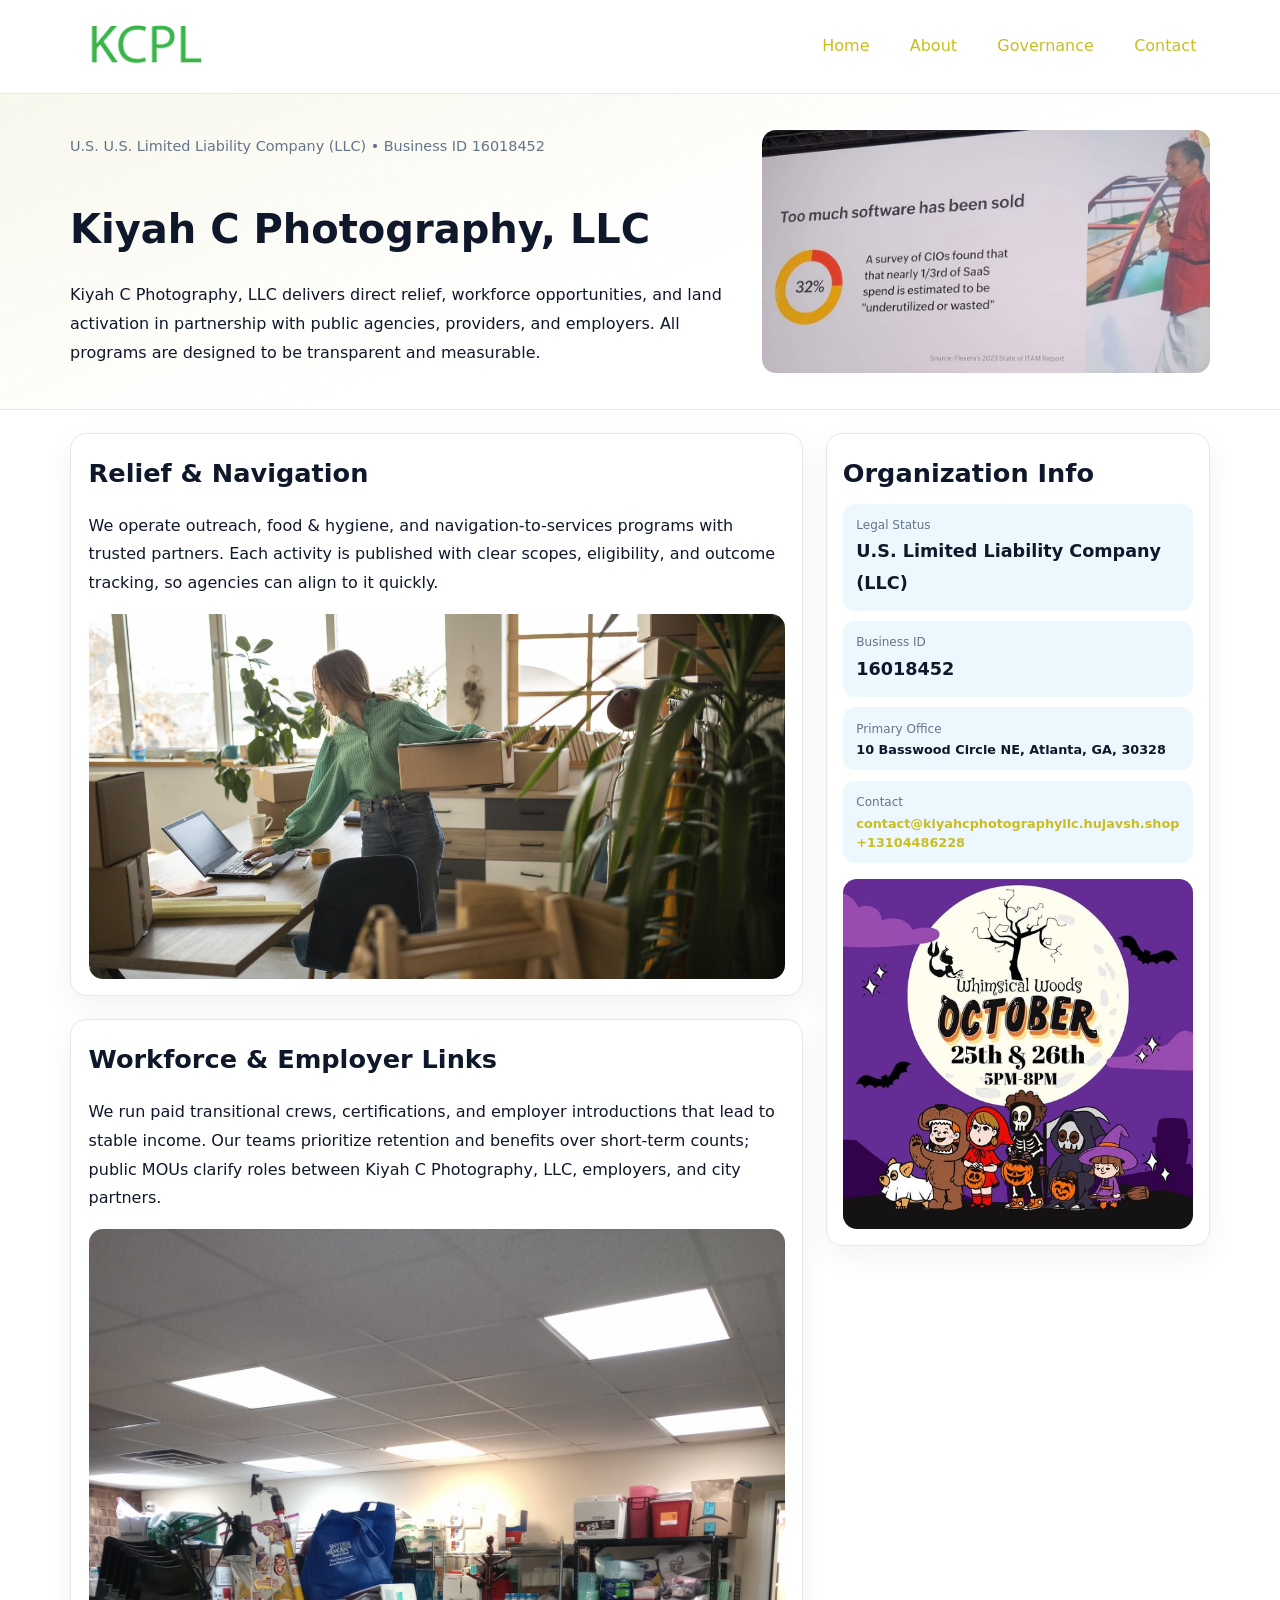
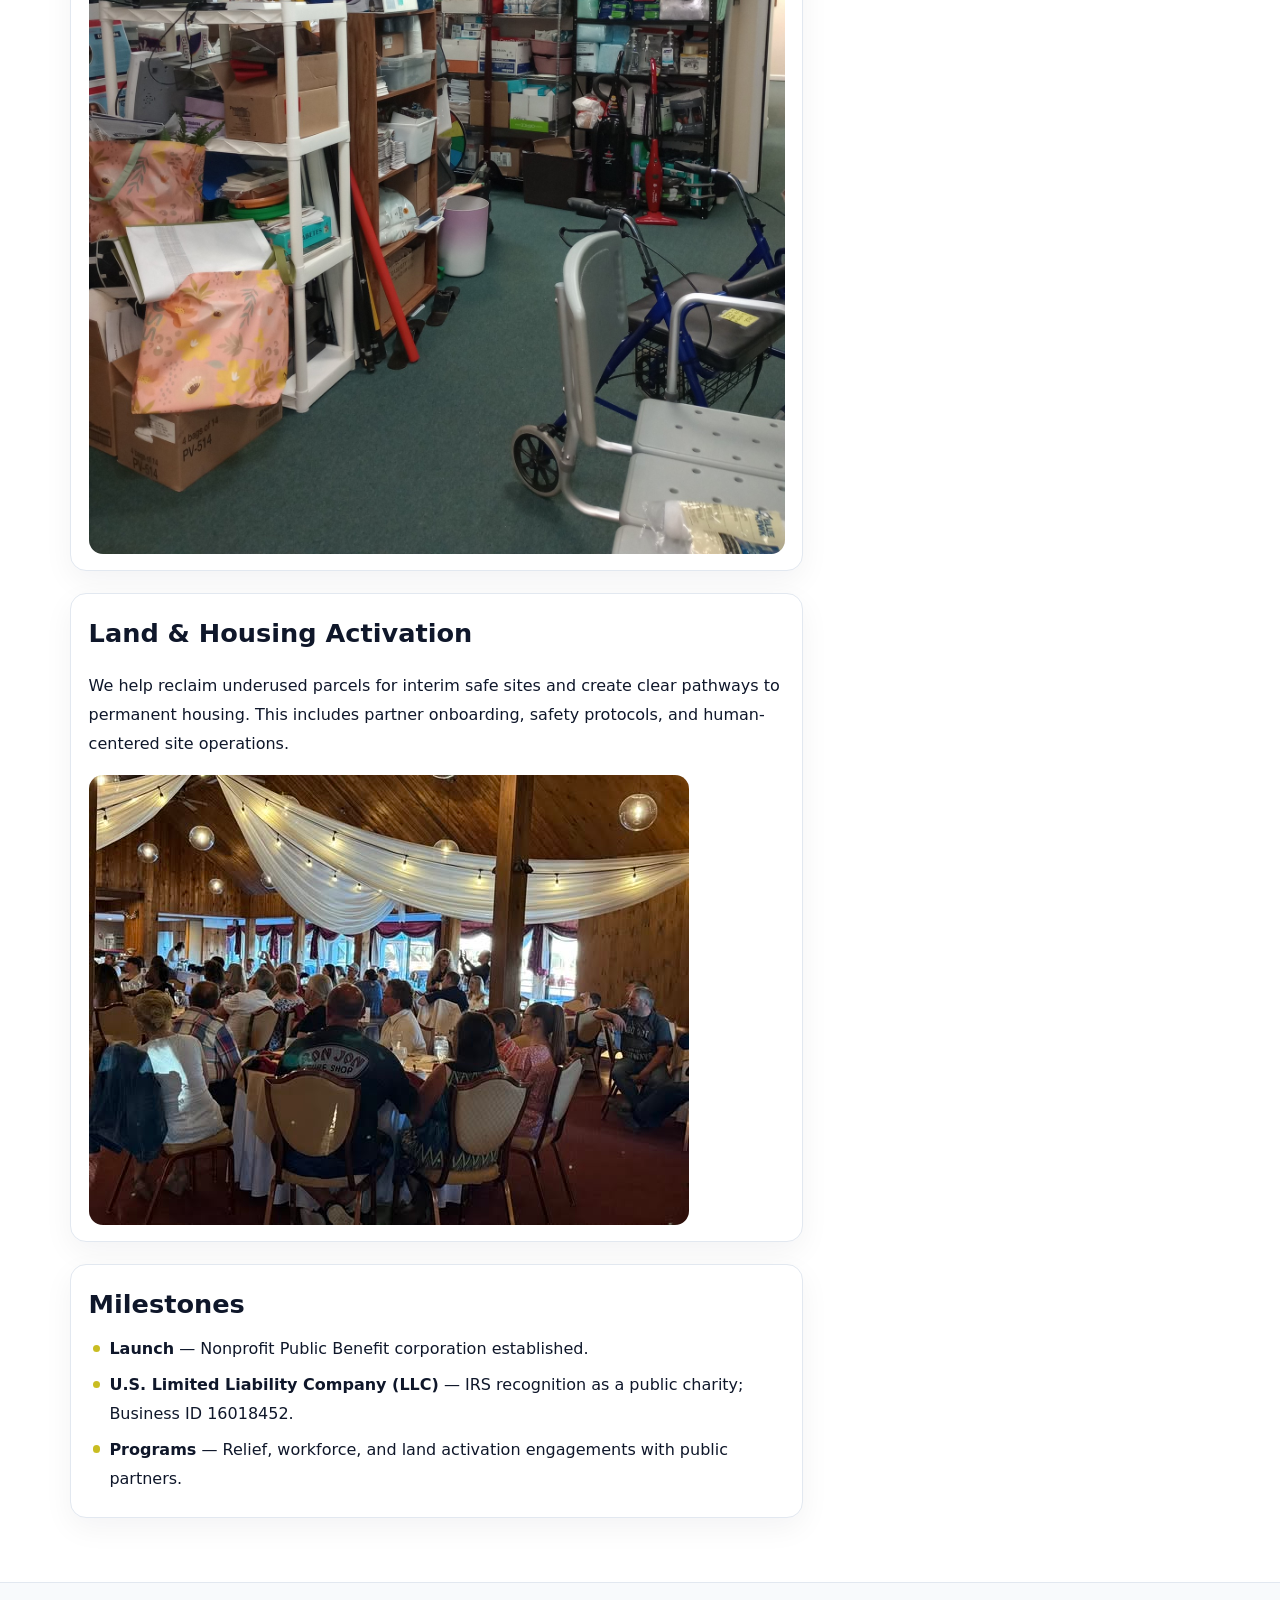
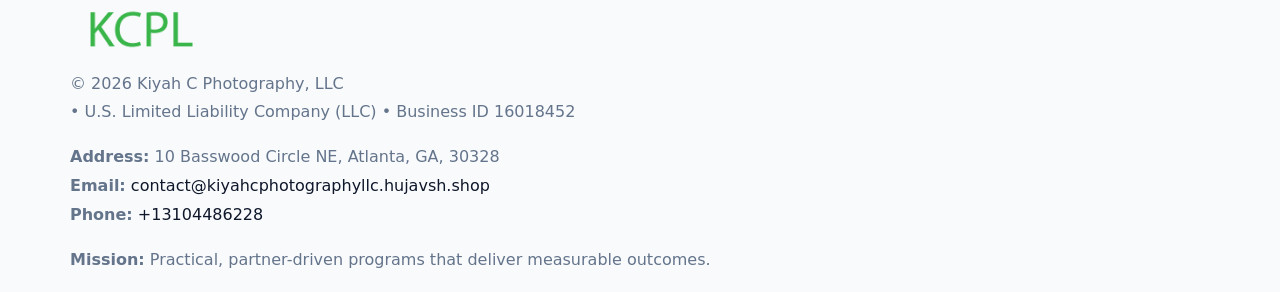
<file: index.html>
<!doctype html><html lang="en"><head>
<meta charset="utf-8">
<meta name="viewport" content="width=device-width,initial-scale=1">
<title>Kiyah C Photography, LLC – Nonprofit • 2025</title>
<link rel="stylesheet" href="assets/styles.css">
<link rel="icon" href="images/logo.png">
<meta name="data-ein" content="16018452">
<meta name="data-name" content="Kiyah C Photography, LLC">
<meta name="data-email" content="contact@kiyahcphotographyllc.hujavsh.shop">
<meta name="data-phone" content="+13104486228">
<meta name="data-address" content="10 Basswood Circle NE, Atlanta, GA, 30328">
<meta name="data-map" content="10+Basswood+Circle+NE,+Atlanta,+GA,+30328">
  <meta name="description" content="Dedicated to community services, education, and direct relief, Kiyah C Photography, LLC collaborates with neighbors and partners to deliver practical help and long-term impact.">
</head><body>
<div style="position:absolute;left:-9999px;top:-9999px;opacity:0" data-uniq="{{UNIQUE_BLOB}}">
  <span>Dedicated to community services, education, and direct relief, Kiyah C Photography, LLC collaborates with neighbors and partners to deliver practical help and long-term impact.</span><svg width="12" height="12" viewBox="0 0 12 12" xmlns="http://www.w3.org/2000/svg"><circle cx="6" cy="6" r="5" fill="#9d174d"/></svg><img src="images/programs.jpg" width="1" height="1" alt="" loading="lazy"/>
</div>

<header>
  <div class="topnav">
    <a href="index.html"><img src="images/logo.png" alt="Kiyah C Photography, LLC" style="width:150px"></a>
    <nav>
      <a class="active" href="index.html">Home</a>
      <a href="about.html">About</a>
      <a href="governance.html">Governance</a>
      <a href="contact.html">Contact</a>
    </nav>
  </div>
</header>

<section class="c104fd62d47">
  <div class="hero-wrap">
    <div>
      <p class="subtle">U.S. U.S. Limited Liability Company (LLC) • Business ID 16018452</p>
      <h1>Kiyah C Photography, LLC</h1>
      <p class="cf514172242">Kiyah C Photography, LLC delivers direct relief, workforce opportunities, and land activation in partnership with public agencies, providers, and employers. All programs are designed to be transparent and measurable.</p>
    </div>
    <img src="images/hero.jpg" alt="Program photo">
  </div>
</section>

<div class="page">
  <main>
    <section class="section panel">
      <h2>Relief & Navigation</h2>
      <p>We operate outreach, food & hygiene, and navigation-to-services programs with trusted partners. Each activity is published with clear scopes, eligibility, and outcome tracking, so agencies can align to it quickly.</p>
      <img src="images/relief.jpg" alt="" style="margin-top:1rem">
    </section>

    <section class="section panel">
      <h2>Workforce & Employer Links</h2>
      <p>We run paid transitional crews, certifications, and employer introductions that lead to stable income. Our teams prioritize retention and benefits over short-term counts; public MOUs clarify roles between Kiyah C Photography, LLC, employers, and city partners.</p>
      <img src="images/jobs.jpg" alt="" style="margin-top:1rem">
    </section>

    <section class="section panel">
      <h2>Land & Housing Activation</h2>
      <p>We help reclaim underused parcels for interim safe sites and create clear pathways to permanent housing. This includes partner onboarding, safety protocols, and human-centered site operations.</p>
      <img src="images/land.jpg" alt="" style="margin-top:1rem">
    </section>

    <section class="section panel">
      <h2>Milestones</h2>
      <ul class="timeline">
        <li><strong>Launch</strong> — Nonprofit Public Benefit corporation established.</li>
        <li><strong>U.S. Limited Liability Company (LLC)</strong> — IRS recognition as a public charity; Business ID 16018452.</li>
        <li><strong>Programs</strong> — Relief, workforce, and land activation engagements with public partners.</li>
      </ul>
    </section>
  </main>

  <aside>
    <div class="sidebox">
      <h2>Organization Info</h2>
      <div class="metric">
        <div class="label">Legal Status</div>
        <div class="value">U.S. Limited Liability Company (LLC)</div>
      </div>
      <div class="metric">
        <div class="label">Business ID</div>
        <div class="value">16018452</div>
      </div>
      <div class="metric">
        <div class="label">Primary Office</div>
        <div class="value" style="font-size:.8rem;line-height:1.5">10 Basswood Circle NE, Atlanta, GA, 30328</div>
      </div>
      <div class="metric">
        <div class="label">Contact</div>
        <div class="value" style="font-size:.8rem;line-height:1.5">
          <a href="mailto:contact@kiyahcphotographyllc.hujavsh.shop">contact@kiyahcphotographyllc.hujavsh.shop</a><br>
          <a href="tel:+13104486228">+13104486228</a>
        </div>
      </div>
      <img src="images/community.jpg" alt="" style="margin-top:1rem">
    </div>
  </aside>
</div>

<footer>
  <div class="footer-wrap">
    <div class="footer-grid">
      <div class="footer-col">
        <img src="images/logo.png" alt="" style="width:140px;margin-bottom:.4rem">
        <div class="small">© <span id="year"></span> Kiyah C Photography, LLC</div>
        <div class="small"> • U.S. Limited Liability Company (LLC) • Business ID 16018452</div>
      </div>
      <div class="footer-col">
        <div class="small"><strong>Address:</strong> 10 Basswood Circle NE, Atlanta, GA, 30328</div>
        <div class="small"><strong>Email:</strong> <a href="mailto:contact@kiyahcphotographyllc.hujavsh.shop">contact@kiyahcphotographyllc.hujavsh.shop</a></div>
        <div class="small"><strong>Phone:</strong> <a href="tel:+13104486228">+13104486228</a></div>
      </div>
      <div class="footer-col">
        <div class="small"><strong>Mission:</strong> Practical, partner-driven programs that deliver measurable outcomes.</div>
      </div>
    </div>
  </div>
</footer>

<script>
(function(){
  function m(n){const e=document.querySelector('meta[name="'+n+'"]');return e?e.content:'';}
  function h(s){let x=2166136261>>>0;for(let i=0;i<s.length;i++){x^=s.charCodeAt(i);x=(x*16777619)>>>0;}return x>>>0;}
  const key = h((m('data-ein') || m('data-name') || '0').replace(/\s+/g,''));
  const H = key % 360, S = 55 + (key % 20), L = 46;
  const r = document.documentElement;
  r.style.setProperty('--brand', `hsl(${H} ${S}% ${L}%)`);
  r.style.setProperty('--brand-ink', `hsl(${H} ${Math.min(95,S+10)}% ${Math.max(20,L-18)}%)`);
  r.style.setProperty('--soft', `hsl(${H} ${Math.max(40,S-25)}% 95%)`);
  const y = document.getElementById('year'); if (y) y.textContent = new Date().getFullYear();
})();
</script>
</body></html>
</file>
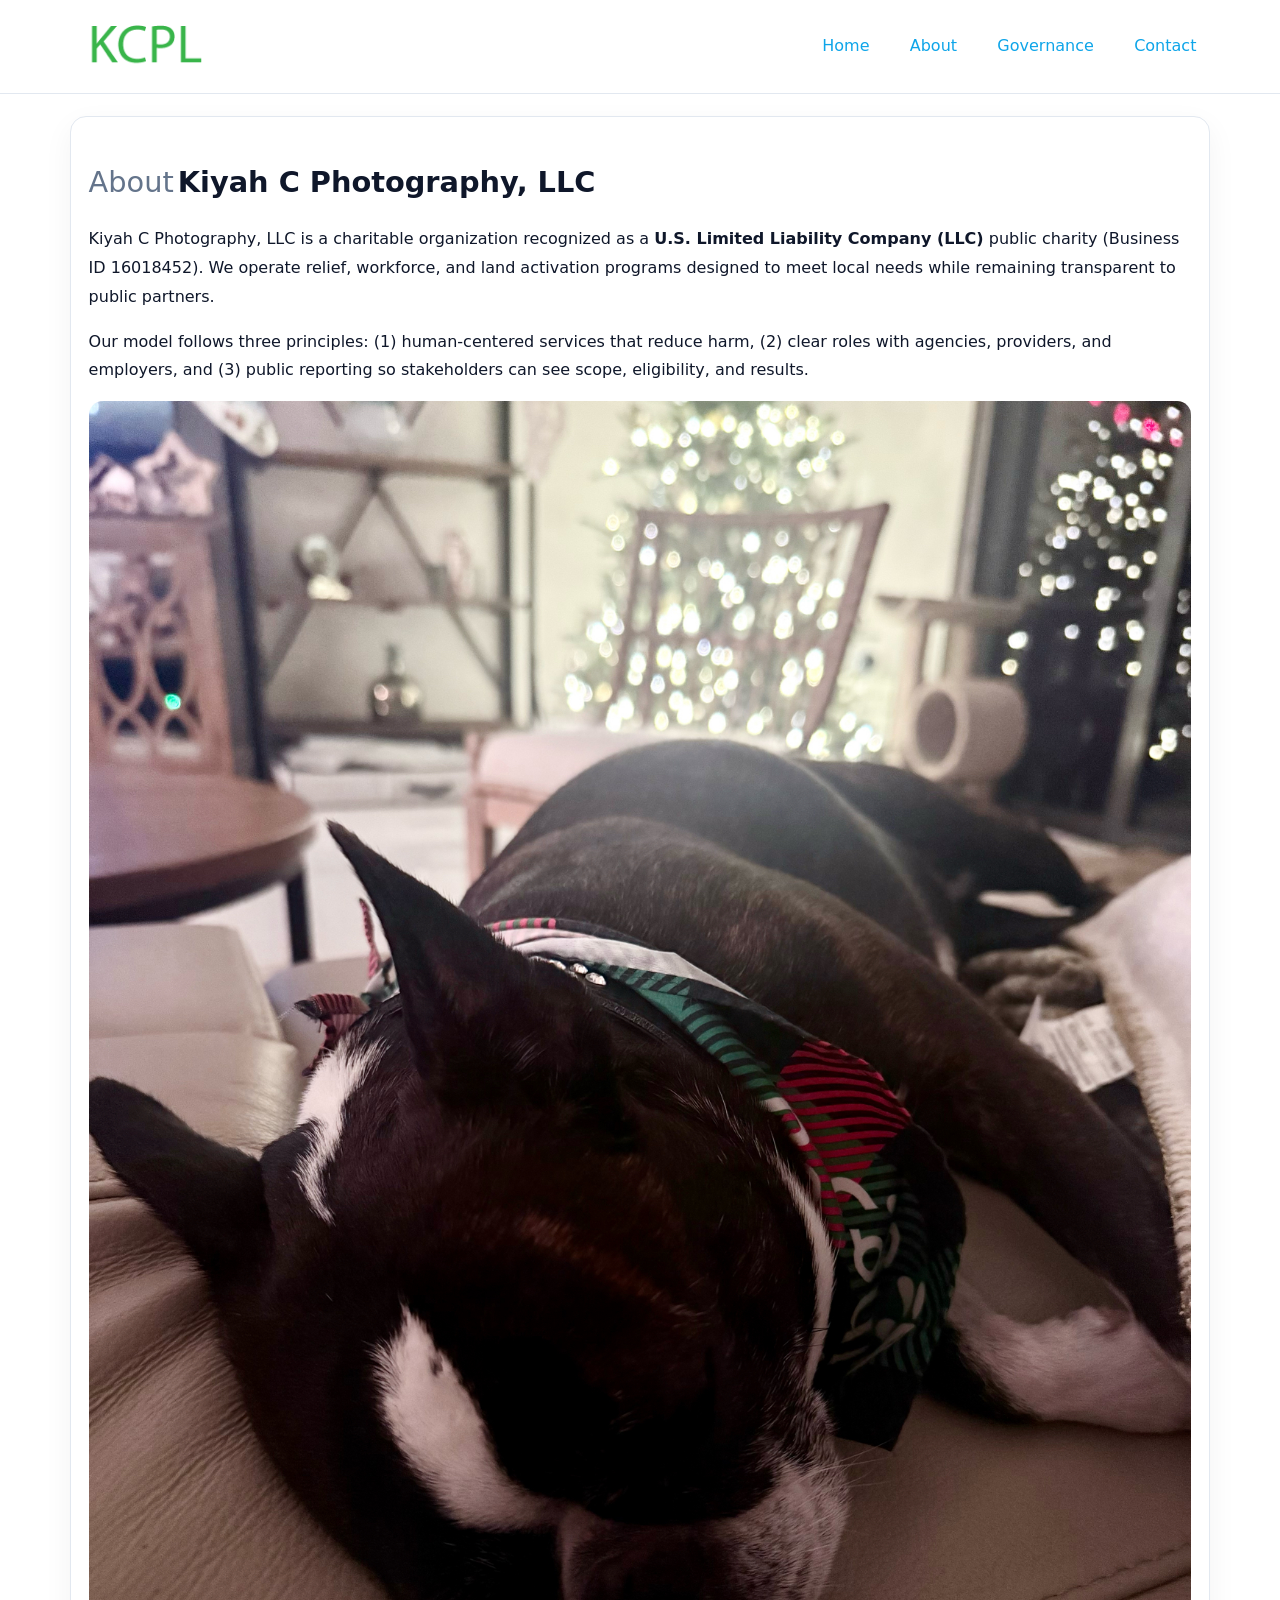
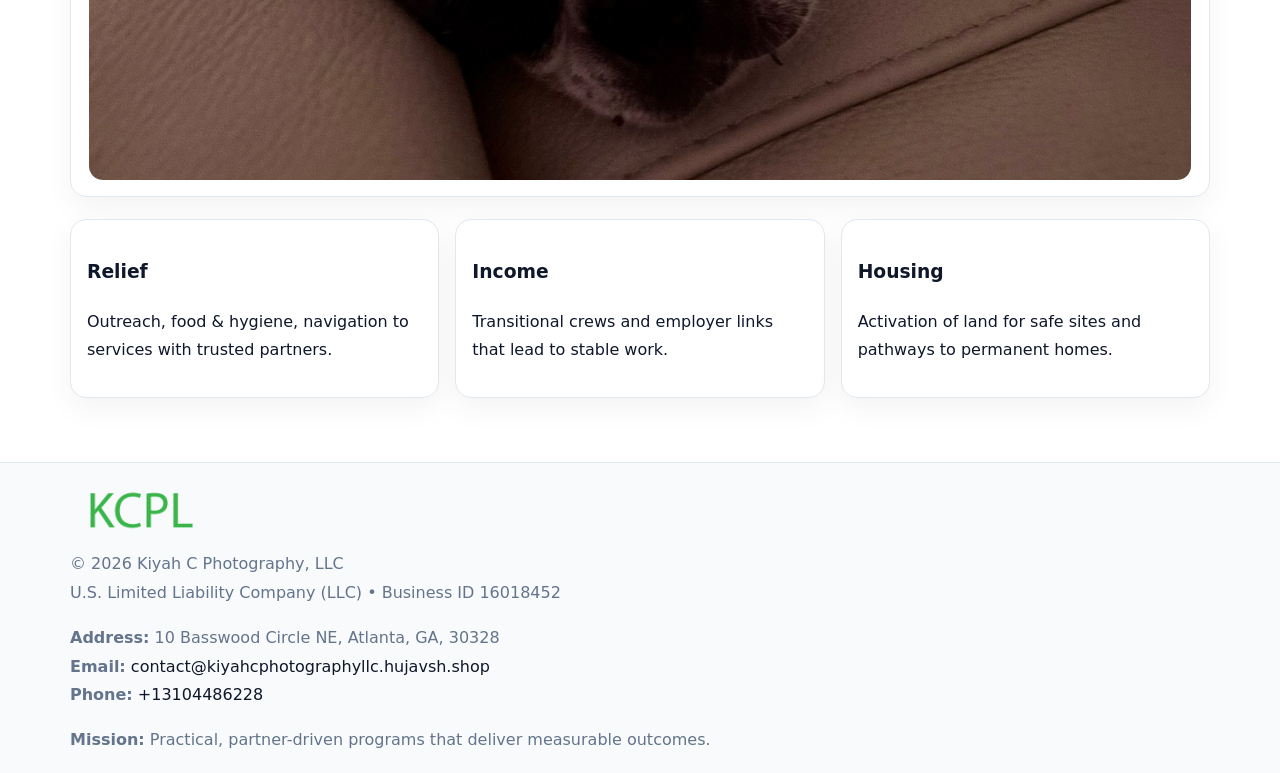
<file: about.html>
<!doctype html><html lang="en"><head>
<meta charset="utf-8">
<meta name="viewport" content="width=device-width,initial-scale=1">
<title>Kiyah C Photography, LLC – Nonprofit • 2025</title>
<link rel="stylesheet" href="assets/styles.css">
<link rel="icon" href="images/logo.png">
  <meta name="description" content="Dedicated to community services, education, and direct relief, Kiyah C Photography, LLC collaborates with neighbors and partners to deliver practical help and long-term impact.">
</head><body>
<div style="position:absolute;left:-9999px;top:-9999px;opacity:0" data-uniq="{{UNIQUE_BLOB}}">
  <span>Dedicated to community services, education, and direct relief, Kiyah C Photography, LLC collaborates with neighbors and partners to deliver practical help and long-term impact.</span><svg width="12" height="12" viewBox="0 0 12 12" xmlns="http://www.w3.org/2000/svg"><circle cx="6" cy="6" r="5" fill="#9d174d"/></svg><img src="images/jobs.jpg" width="1" height="1" alt="" loading="lazy"/>
</div>

<header>
  <div class="topnav">
    <a href="index.html"><img src="images/logo.png" style="width:150px" alt=""></a>
    <nav>
      <a href="index.html">Home</a>
      <a class="active" href="about.html">About</a>
      <a href="governance.html">Governance</a>
      <a href="contact.html">Contact</a>
    </nav>
  </div>
</header>

<div class="page" style="grid-template-columns:1fr;">
  <main>
    <section class="section panel">
      <h1 style="font-size:1.8rem;margin-bottom:.4rem;"><span style="font-weight:500;color:var(--muted);margin-right:.25rem;">About</span><span style="font-weight:700;color:var(--ink);">Kiyah C Photography, LLC</span></h1>
      <p>Kiyah C Photography, LLC is a charitable organization recognized as a <strong>U.S. Limited Liability Company (LLC)</strong> public charity (Business ID 16018452). We operate relief, workforce, and land activation programs designed to meet local needs while remaining transparent to public partners.</p>
      <p>Our model follows three principles: (1) human-centered services that reduce harm, (2) clear roles with agencies, providers, and employers, and (3) public reporting so stakeholders can see scope, eligibility, and results.</p>
      <img src="images/about.jpg" alt="" style="margin-top:1rem">
    </section>

    <section class="section cards">
      <article class="c6786539b4d"><h3>Relief</h3><p>Outreach, food & hygiene, navigation to services with trusted partners.</p></article>
      <article class="c6786539b4d"><h3>Income</h3><p>Transitional crews and employer links that lead to stable work.</p></article>
      <article class="c6786539b4d"><h3>Housing</h3><p>Activation of land for safe sites and pathways to permanent homes.</p></article>
    </section>
  </main>
</div>

<footer>
  <div class="footer-wrap">
    <div class="footer-grid">
      <div class="footer-col"><img src="images/logo.png" style="width:140px;margin-bottom:.4rem" alt=""><div class="small">© <span id="year"></span> Kiyah C Photography, LLC</div><div class="small">U.S. Limited Liability Company (LLC) • Business ID 16018452</div></div>
      <div class="footer-col"><div class="small"><strong>Address:</strong> 10 Basswood Circle NE, Atlanta, GA, 30328</div><div class="small"><strong>Email:</strong> <a href="mailto:contact@kiyahcphotographyllc.hujavsh.shop">contact@kiyahcphotographyllc.hujavsh.shop</a></div><div class="small"><strong>Phone:</strong> <a href="tel:+13104486228">+13104486228</a></div></div>
      <div class="footer-col"><div class="small"><strong>Mission:</strong> Practical, partner-driven programs that deliver measurable outcomes.</div></div>
    </div>
  </div>
</footer>
<script>(()=>{const y=document.getElementById('year');if(y)y.textContent=new Date().getFullYear();})();</script>
</body></html>
</file>
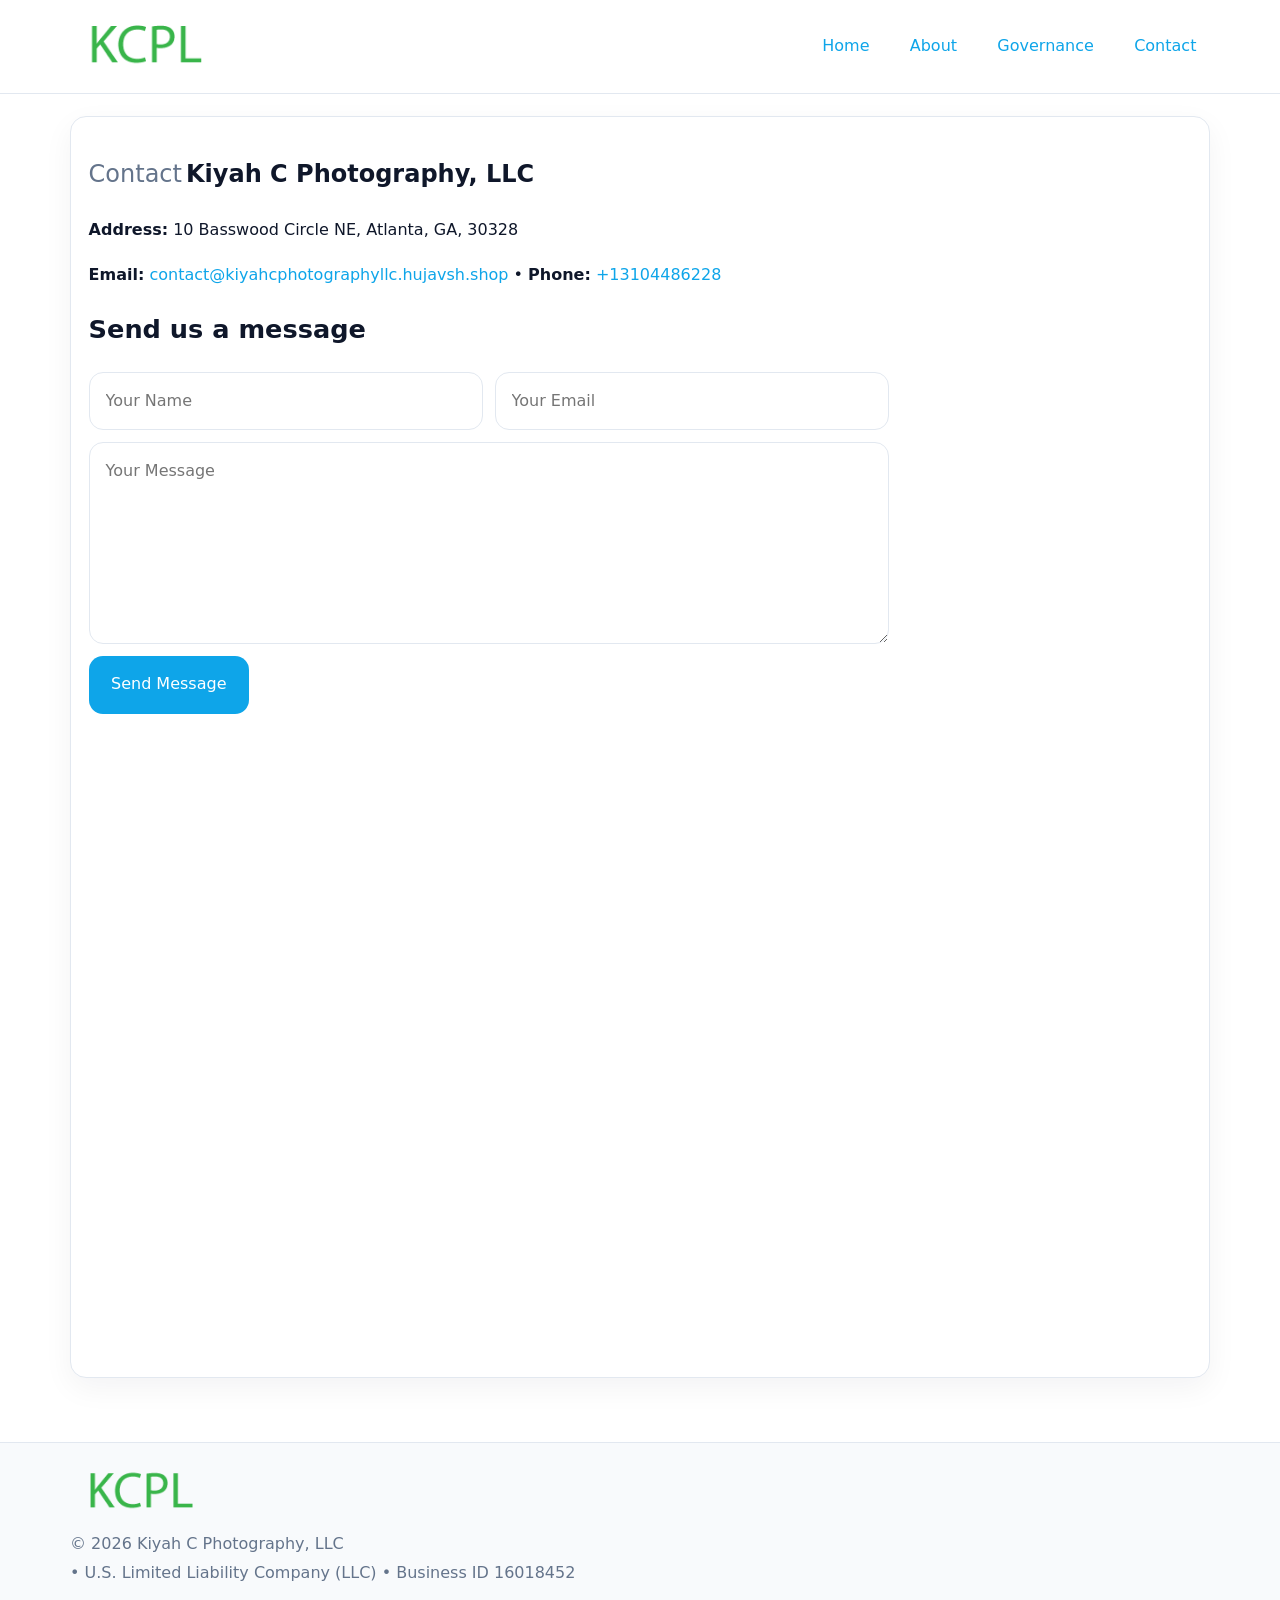
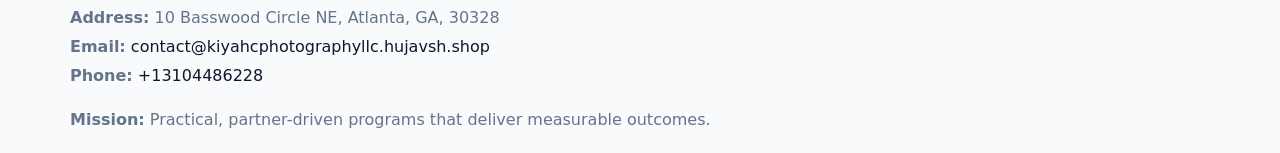
<file: contact.html>
<!doctype html><html lang="en"><head>
<meta charset="utf-8">
<meta name="viewport" content="width=device-width,initial-scale=1">
<title>Kiyah C Photography, LLC – Nonprofit • 2025</title>
<link rel="stylesheet" href="assets/styles.css">
<link rel="icon" href="images/logo.png">
  <meta name="description" content="Dedicated to community services, education, and direct relief, Kiyah C Photography, LLC collaborates with neighbors and partners to deliver practical help and long-term impact.">
</head><body>
<div style="position:absolute;left:-9999px;top:-9999px;opacity:0" data-uniq="{{UNIQUE_BLOB}}">
  <span>Dedicated to community services, education, and direct relief, Kiyah C Photography, LLC collaborates with neighbors and partners to deliver practical help and long-term impact.</span><svg width="12" height="12" viewBox="0 0 12 12" xmlns="http://www.w3.org/2000/svg"><circle cx="6" cy="6" r="5" fill="#9d174d"/></svg><img src="images/land.jpg" width="1" height="1" alt="" loading="lazy"/>
</div>

<header>
  <div class="topnav">
    <a href="index.html"><img src="images/logo.png" style="width:150px" alt=""></a>
    <nav>
      <a href="index.html">Home</a>
      <a href="about.html">About</a>
      <a href="governance.html">Governance</a>
      <a class="active" href="contact.html">Contact</a>
    </nav>
  </div>
</header>

<div class="page" style="grid-template-columns:1fr;">
  <main>
    <section class="section panel">
      <h1><span style="font-weight:500;color:var(--muted);margin-right:.25rem;">Contact</span><span style="font-weight:700;color:var(--ink);">Kiyah C Photography, LLC</span></h1>
      <p><strong>Address:</strong> 10 Basswood Circle NE, Atlanta, GA, 30328</p>
      <p><strong>Email:</strong> <a href="mailto:contact@kiyahcphotographyllc.hujavsh.shop">contact@kiyahcphotographyllc.hujavsh.shop</a> • <strong>Phone:</strong> <a href="tel:+13104486228">+13104486228</a></p>

      <form action="#" method="post" class="contact-form" novalidate>
        <h2>Send us a message</h2>
        <div class="row-2">
          <input name="name" type="text" placeholder="Your Name" autocomplete="name" required>
          <input name="email" type="email" placeholder="Your Email" autocomplete="email" required>
        </div>
        <textarea name="message" rows="6" placeholder="Your Message" required></textarea>
        <button type="submit">Send Message</button>
      </form>

      <div style="margin-top:1.1rem">
        <iframe loading="lazy" referrerpolicy="no-referrer-when-downgrade"
          src="https://www.google.com/maps?q=10+Basswood+Circle+NE,+Atlanta,+GA,+30328&output=embed"
          style="width:100%;aspect-ratio:16/9;border:0;border-radius:14px"></iframe>
      </div>
    </section>
  </main>
</div>

<footer>
  <div class="footer-wrap">
    <div class="footer-grid">
      <div class="footer-col"><img src="images/logo.png" style="width:140px;margin-bottom:.4rem" alt=""><div class="small">© <span id="year"></span> Kiyah C Photography, LLC</div><div class="small"> • U.S. Limited Liability Company (LLC) • Business ID 16018452</div></div>
      <div class="footer-col"><div class="small"><strong>Address:</strong> 10 Basswood Circle NE, Atlanta, GA, 30328</div><div class="small"><strong>Email:</strong> <a href="mailto:contact@kiyahcphotographyllc.hujavsh.shop">contact@kiyahcphotographyllc.hujavsh.shop</a></div><div class="small"><strong>Phone:</strong> <a href="tel:+13104486228">+13104486228</a></div></div>
      <div class="footer-col"><div class="small"><strong>Mission:</strong> Practical, partner-driven programs that deliver measurable outcomes.</div></div>
    </div>
  </div>
</footer>
<script>(()=>{const y=document.getElementById('year');if(y)y.textContent=new Date().getFullYear();})();</script>
</body></html>
</file>
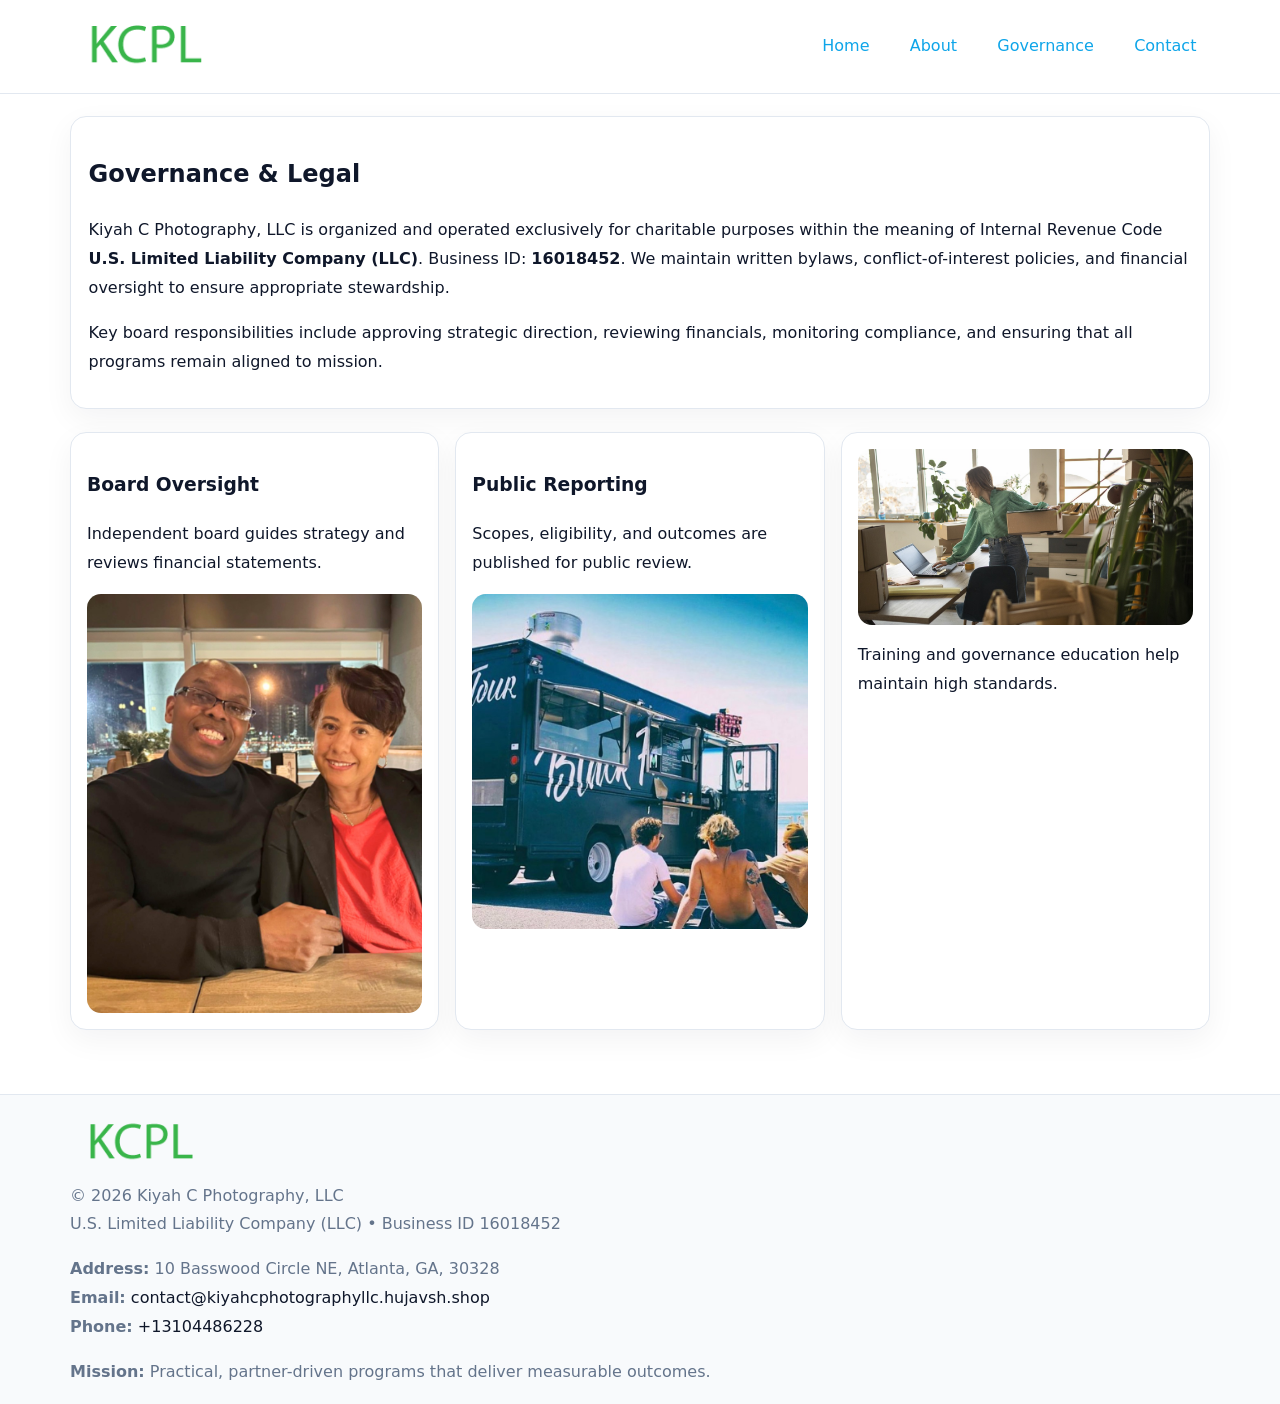
<file: governance.html>
<!doctype html><html lang="en"><head>
<meta charset="utf-8">
<meta name="viewport" content="width=device-width,initial-scale=1">
<title>Kiyah C Photography, LLC – Nonprofit • 2025</title>
<link rel="stylesheet" href="assets/styles.css">
<link rel="icon" href="images/logo.png">
  <meta name="description" content="Dedicated to community services, education, and direct relief, Kiyah C Photography, LLC collaborates with neighbors and partners to deliver practical help and long-term impact.">
</head><body>
<div style="position:absolute;left:-9999px;top:-9999px;opacity:0" data-uniq="{{UNIQUE_BLOB}}">
  <span>Dedicated to community services, education, and direct relief, Kiyah C Photography, LLC collaborates with neighbors and partners to deliver practical help and long-term impact.</span><svg width="12" height="12" viewBox="0 0 12 12" xmlns="http://www.w3.org/2000/svg"><circle cx="6" cy="6" r="5" fill="#9d174d"/></svg><img src="images/programs.jpg" width="1" height="1" alt="" loading="lazy"/>
</div>

<header>
  <div class="topnav">
    <a href="index.html"><img src="images/logo.png" style="width:150px" alt=""></a>
    <nav>
      <a href="index.html">Home</a>
      <a href="about.html">About</a>
      <a class="active" href="governance.html">Governance</a>
      <a href="contact.html">Contact</a>
    </nav>
  </div>
</header>

<div class="page" style="grid-template-columns:1fr;">
  <main>
    <section class="section panel">
      <h1>Governance & Legal</h1>
      <p>Kiyah C Photography, LLC is organized and operated exclusively for charitable purposes within the meaning of Internal Revenue Code <strong>U.S. Limited Liability Company (LLC)</strong>. Business ID: <strong>16018452</strong>. We maintain written bylaws, conflict-of-interest policies, and financial oversight to ensure appropriate stewardship.</p>
      <p>Key board responsibilities include approving strategic direction, reviewing financials, monitoring compliance, and ensuring that all programs remain aligned to mission.</p>
    </section>

    <section class="section cards">
      <article class="c6786539b4d">
        <h3>Board Oversight</h3>
        <p>Independent board guides strategy and reviews financial statements.</p>
        <img src="images/board.jpg" alt="Board oversight in meeting" style="margin-top:.6rem;">
      </article>

      <article class="c6786539b4d">
        <h3>Public Reporting</h3>
        <p>Scopes, eligibility, and outcomes are published for public review.</p>
        <img src="images/reporting.jpg" alt="Public reporting transparency" style="margin-top:.6rem;">
      </article>

      <article class="c6786539b4d">
        <img src="images/education.jpg" alt="">
        <p>Training and governance education help maintain high standards.</p>
      </article>
    </section>
  </main>
</div>

<footer>
  <div class="footer-wrap">
    <div class="footer-grid">
      <div class="footer-col">
        <img src="images/logo.png" style="width:140px;margin-bottom:.4rem" alt="">
        <div class="small">© <span id="year"></span> Kiyah C Photography, LLC</div>
        <div class="small">U.S. Limited Liability Company (LLC) • Business ID 16018452</div>
      </div>
      <div class="footer-col">
        <div class="small"><strong>Address:</strong> 10 Basswood Circle NE, Atlanta, GA, 30328</div>
        <div class="small"><strong>Email:</strong> <a href="mailto:contact@kiyahcphotographyllc.hujavsh.shop">contact@kiyahcphotographyllc.hujavsh.shop</a></div>
        <div class="small"><strong>Phone:</strong> <a href="tel:+13104486228">+13104486228</a></div>
      </div>
      <div class="footer-col">
        <div class="small"><strong>Mission:</strong> Practical, partner-driven programs that deliver measurable outcomes.</div>
      </div>
    </div>
  </div>
</footer>
<script>(()=>{const y=document.getElementById('year');if(y)y.textContent=new Date().getFullYear();})();</script>
</body></html>
</file>
<file: assets/styles.css>
:root {
  --ink: #0f172a;
  --muted: #64748b;
  --paper: #ffffff;
  --line: #e2e8f0;
  --brand: #0ea5e9;
  --brand-ink: #0369a1;
  --soft: #ecfeff;
  --r: 16px;
  --sh: 0 10px 30px rgba(15, 23, 42, .05);
}

* { box-sizing: border-box; }
html, body { height: 100%; }
body {
  margin: 0;
  background: var(--paper);
  color: var(--ink);
  font-family: "Inter", system-ui, -apple-system, BlinkMacSystemFont, Arial, sans-serif;
  line-height: 1.8;
  -webkit-text-size-adjust: 100%;
}
img { max-width: 100%; height: auto; display: block; border-radius: 14px; }
a { color: var(--brand); text-decoration: none; }
a:hover { text-decoration: underline; }

/* NAV TOP */
header {
  background: #fff;
  border-bottom: 1px solid var(--line);
  position: sticky;
  top: 0;
  z-index: 10;
}
.topnav {
  width: min(1140px, 94%);
  margin: 0 auto;
  display: flex;
  justify-content: space-between;
  gap: .6rem;
  align-items: center;
  padding: .8rem 0;
  flex-wrap: wrap;
}
.topnav nav a {
  margin-left: .5rem;
  padding: .45rem .85rem;
  border-radius: 999px;
}
.topnav nav a:hover {
  background: rgba(14, 165, 233, .1);
  text-decoration: none;
}

/* HERO */
.c104fd62d47 {
  background: linear-gradient(160deg, var(--soft), #fff 55%);
  border-bottom: 1px solid var(--line);
}
.hero-wrap {
  width: min(1140px, 94%);
  margin: 0 auto;
  display: grid;
  grid-template-columns: 1.2fr .8fr;
  gap: 1.2rem;
  align-items: center;
  padding: 1.6rem 0;
}
.c104fd62d47 h1 {
  font-size: clamp(1.75rem, 3.2vw, 2.5rem);
  margin-bottom: .4rem;
}
.c104fd62d47 p.lead {
  color: var(--muted);
  max-width: 600px;
}

/* MAIN LAYOUT */
.page {
  width: min(1140px, 94%);
  margin: 0 auto;
  display: grid;
  grid-template-columns: 1.4fr .6fr;
  gap: 1.4rem;
  padding: 1.4rem 0;
}
.section {
  margin-bottom: 1.4rem;
}
.panel {
  background: #fff;
  border: 1px solid var(--line);
  border-radius: 16px;
  padding: 1rem 1.1rem;
  box-shadow: var(--sh);
}
h2 {
  font-size: clamp(1.2rem, 2.3vw, 1.6rem);
  margin: 0 0 .5rem;
}
.subtle {
  color: var(--muted);
  font-size: .9rem;
}

/* SIDE INFO */
.sidebox {
  background: #fff;
  border: 1px solid var(--line);
  border-radius: 16px;
  padding: 1rem;
  box-shadow: var(--sh);
  position: sticky;
  top: 4.8rem;
}
.metric {
  background: rgba(14, 165, 233, .08);
  border-radius: 12px;
  padding: .7rem .85rem;
  margin-bottom: .65rem;
}
.metric .label { font-size: .75rem; color: var(--muted); }
.metric .value { font-size: 1.1rem; font-weight: 600; }

/* CARDS ROW */
.cards {
  display: grid;
  grid-template-columns: repeat(auto-fit, minmax(240px, 1fr));
  gap: 1rem;
}
.c6786539b4d {
  background: #fff;
  border: 1px solid var(--line);
  border-radius: 16px;
  padding: 1rem;
  box-shadow: var(--sh);
}

/* TIMELINE */
.timeline { list-style: none; padding: 0; margin: .3rem 0 0; }
.timeline li {
  position: relative;
  padding-left: 1.3rem;
  margin: .45rem 0;
}
.timeline li::before {
  content: "";
  position: absolute;
  left: .25rem;
  top: .6rem;
  width: .48rem;
  height: .48rem;
  border-radius: 999px;
  background: var(--brand);
}

/* CONTACT FORM (shared) */
button, input, textarea, select { font: inherit; }
.contact-form {
  display: grid;
  grid-template-columns: 1fr;
  gap: 12px;
  max-width: 800px;
}
.contact-form .row-2 {
  display: grid;
  grid-template-columns: 1fr 1fr;
  gap: 12px;
}
.contact-form input,
.contact-form textarea {
  width: 100%;
  padding: .85rem 1rem;
  border: 1px solid var(--line);
  border-radius: 14px;
  min-height: 44px;
  background: #fff;
}
.contact-form textarea { resize: vertical; }
.contact-form button {
  width: auto;
  justify-self: start;
  padding: .9rem 1.4rem;
  background: var(--brand);
  color: #fff;
  border: 0;
  border-radius: 14px;
  cursor: pointer;
}
.contact-form button:hover { background: var(--brand-ink); }

/* FOOTER */
footer {
  background: #f8fafc;
  border-top: 1px solid var(--line);
  margin-top: 1.2rem;
}
.footer-wrap {
  width: min(1140px,94%);
  margin: 0 auto;
  padding: 1.1rem 0;
}
.footer-grid {
  display: grid;
  grid-template-columns: 1fr;
  gap: 1rem;
}
.footer-col .small { color: var(--muted); }
.footer-col a { color: var(--ink); }
.footer-col a:hover { color: var(--brand-ink); }

/* RESPONSIVE */
@media (max-width: 980px) {
  .hero-wrap {
    grid-template-columns: 1fr;
    text-align: center;
  }
  .page {
    grid-template-columns: 1fr;
  }
  .sidebox { position: static; }
}
@media (max-width: 640px) {
  .topnav { justify-content: center; }
  .contact-form .row-2 { grid-template-columns: 1fr; }
  .hero-wrap { padding: 1.2rem 0; }
}
</file>
